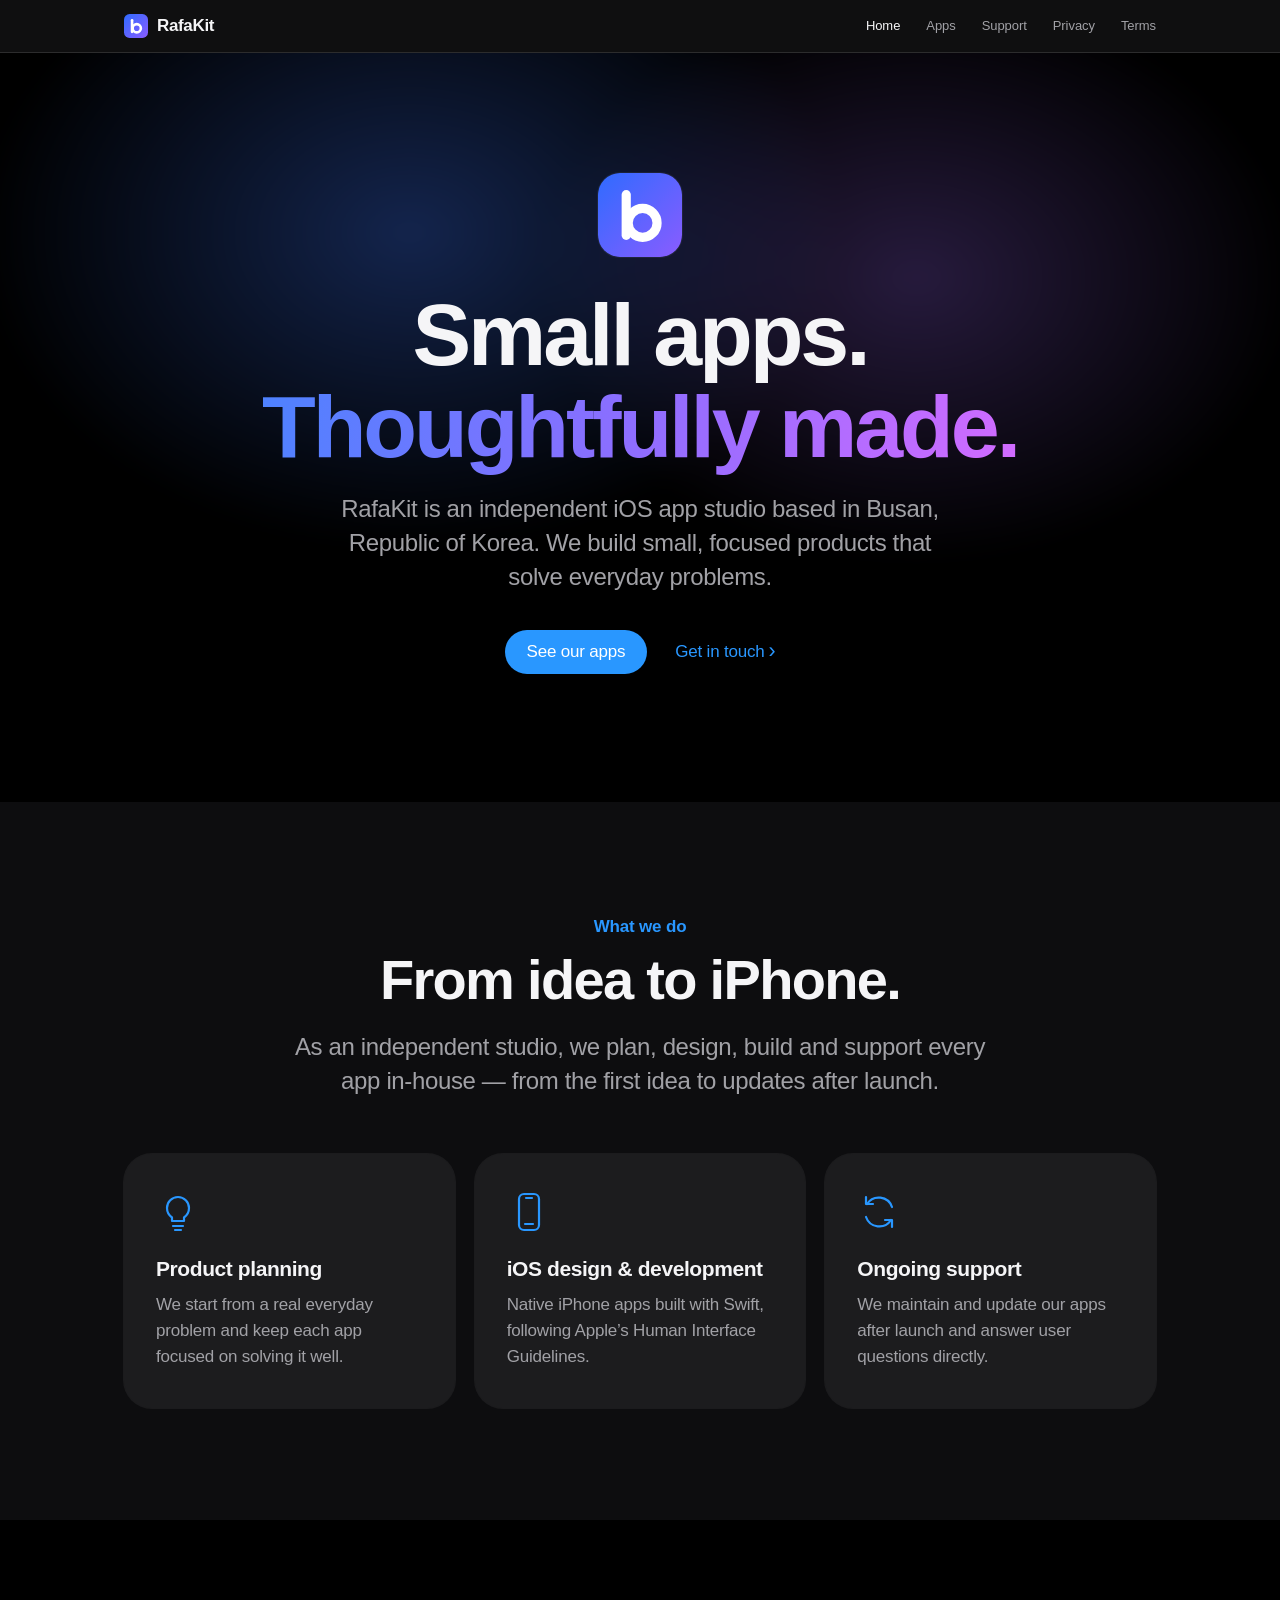
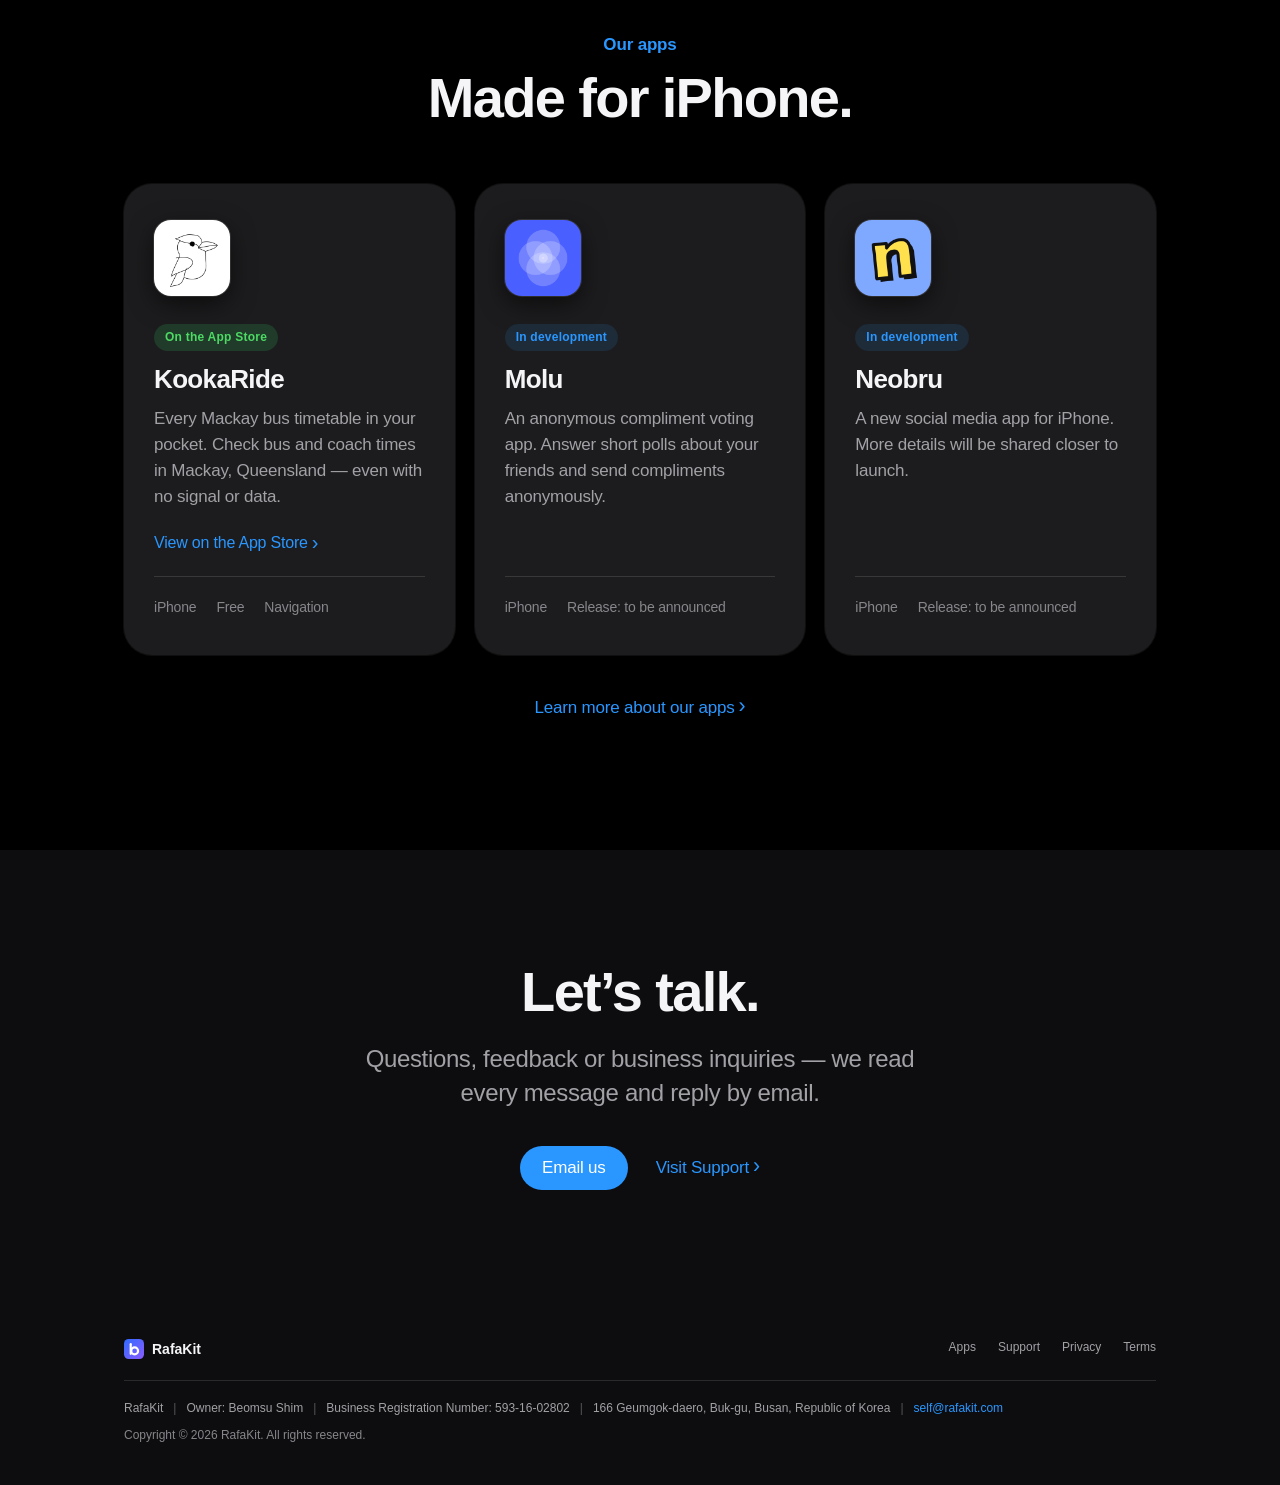
<file: index.html>
<!DOCTYPE html>
<html lang="en">
<head>
<meta charset="UTF-8">
<meta name="viewport" content="width=device-width, initial-scale=1, viewport-fit=cover">
<title>RafaKit — Independent iOS App Studio</title>
<meta name="description" content="RafaKit is an independent iOS app studio based in Busan, Republic of Korea.">
<meta name="theme-color" content="#000000">
<meta name="color-scheme" content="dark">
<link rel="icon" type="image/svg+xml" href="data:image/svg+xml,%3Csvg xmlns=%22http://www.w3.org/2000/svg%22 viewBox=%220 0 64 64%22%3E%3Cdefs%3E%3ClinearGradient id=%22g%22 x1=%220%22 y1=%220%22 x2=%221%22 y2=%221%22%3E%3Cstop offset=%220%22 stop-color=%22%232f6bff%22/%3E%3Cstop offset=%221%22 stop-color=%22%238a5cff%22/%3E%3C/linearGradient%3E%3C/defs%3E%3Crect width=%2264%22 height=%2264%22 rx=%2215%22 fill=%22url%28%23g%29%22/%3E%3Crect x=%2218%22 y=%2213%22 width=%227%22 height=%2238%22 rx=%223.5%22 fill=%22%23fff%22/%3E%3Ccircle cx=%2234%22 cy=%2238%22 r=%2211%22 fill=%22none%22 stroke=%22%23fff%22 stroke-width=%227%22/%3E%3C/svg%3E">
<link rel="apple-touch-icon" href="favicon.png">
<link rel="stylesheet" href="style.css">
</head>
<body>
<a class="skip" href="#main">Skip to content</a>
<header class="site-header">
  <div class="wrap">
    <a class="brand" href="index.html" aria-label="RafaKit home">
      <svg viewBox="0 0 64 64" aria-hidden="true">
      <defs><linearGradient id="lg-h" x1="0" y1="0" x2="1" y2="1">
        <stop offset="0" stop-color="#2f6bff"/><stop offset="1" stop-color="#8a5cff"/></linearGradient></defs>
      <rect width="64" height="64" rx="15" fill="url(#lg-h)"/>
      <rect x="18" y="13" width="7" height="38" rx="3.5" fill="#fff"/>
      <circle cx="34" cy="38" r="11" fill="none" stroke="#fff" stroke-width="7"/>
    </svg>
      <span>RafaKit</span>
    </a>
    <nav class="nav" aria-label="Main">
      <a href="index.html" class="nav-home" aria-current="page">Home</a>
      <a href="apps.html">Apps</a>
      <a href="support.html">Support</a>
      <a href="privacy.html">Privacy</a>
      <a href="terms.html">Terms</a>
    </nav>
  </div>
</header>

<main id="main">
  <section class="hero">
    <div class="wrap">
      <svg class="hero-mark reveal" viewBox="0 0 64 64" aria-hidden="true">
      <defs><linearGradient id="lg-hero" x1="0" y1="0" x2="1" y2="1">
        <stop offset="0" stop-color="#2f6bff"/><stop offset="1" stop-color="#8a5cff"/></linearGradient></defs>
      <rect width="64" height="64" rx="15" fill="url(#lg-hero)"/>
      <rect x="18" y="13" width="7" height="38" rx="3.5" fill="#fff"/>
      <circle cx="34" cy="38" r="11" fill="none" stroke="#fff" stroke-width="7"/>
    </svg>
      <h1 class="display reveal">Small apps.<br><span class="gradient-text">Thoughtfully made.</span></h1>
      <p class="subhead reveal">RafaKit is an independent iOS app studio based in Busan, Republic of Korea. We build small, focused products that solve everyday problems.</p>
      <div class="actions reveal">
        <a class="btn" href="apps.html">See our apps</a>
        <a class="more" href="support.html">Get in touch</a>
      </div>
    </div>
  </section>

  <section class="alt">
    <div class="wrap">
      <div class="section-head reveal">
        <p class="eyebrow">What we do</p>
        <h2 class="headline">From idea to iPhone.</h2>
        <p class="subhead">As an independent studio, we plan, design, build and support every app in-house &mdash; from the first idea to updates after launch.</p>
      </div>
      <div class="tiles">
        <div class="tile reveal"><svg class="icon" viewBox="0 0 44 44" fill="none" stroke="currentColor" stroke-width="2.2" stroke-linecap="round" stroke-linejoin="round" aria-hidden="true"><path d="M16 27.5c-3-2.2-5-5.7-5-9.5a11 11 0 0 1 22 0c0 3.8-2 7.3-5 9.5V31H16z"/><path d="M17 36h10M19 40h6"/></svg>
          <h3>Product planning</h3>
          <p>We start from a real everyday problem and keep each app focused on solving it well.</p>
        </div>
        <div class="tile reveal"><svg class="icon" viewBox="0 0 44 44" fill="none" stroke="currentColor" stroke-width="2.2" stroke-linecap="round" stroke-linejoin="round" aria-hidden="true"><rect x="12" y="4" width="20" height="36" rx="5"/><path d="M19 8h6"/><path d="M18 34h8"/></svg>
          <h3>iOS design &amp; development</h3>
          <p>Native iPhone apps built with Swift, following Apple&rsquo;s Human Interface Guidelines.</p>
        </div>
        <div class="tile reveal"><svg class="icon" viewBox="0 0 44 44" fill="none" stroke="currentColor" stroke-width="2.2" stroke-linecap="round" stroke-linejoin="round" aria-hidden="true"><path d="M35 17A14 14 0 0 0 10 14"/><path d="M9 7v7h7"/><path d="M9 27a14 14 0 0 0 25 3"/><path d="M35 37v-7h-7"/></svg>
          <h3>Ongoing support</h3>
          <p>We maintain and update our apps after launch and answer user questions directly.</p>
        </div>
      </div>
    </div>
  </section>

  <section>
    <div class="wrap">
      <div class="section-head reveal">
        <p class="eyebrow">Our apps</p>
        <h2 class="headline">Made for iPhone.</h2>
      </div>
      <div class="apps apps3">
      <article class="app reveal">
        <img class="app-icon" src="kookaride.png" alt="KookaRide app icon" width="76" height="76">
        <span class="badge live">On the App Store</span>
        <h3>KookaRide</h3>
        <p>Every Mackay bus timetable in your pocket. Check bus and coach times in Mackay, Queensland &mdash; even with no signal or data.</p>
        <p><a class="more" href="https://apps.apple.com/au/app/kookaride/id6785360237">View on the App Store</a></p>
        <div class="meta"><span>iPhone</span><span>Free</span><span>Navigation</span></div>
      </article>
      <article class="app reveal">
        <img class="app-icon" src="molu.png" alt="Molu app icon" width="76" height="76">
        <span class="badge">In development</span>
        <h3>Molu</h3>
        <p>An anonymous compliment voting app. Answer short polls about your friends and send compliments anonymously.</p>
        <div class="meta"><span>iPhone</span><span>Release: to be announced</span></div>
      </article>
      <article class="app reveal">
        <img class="app-icon" src="neobru.png" alt="Neobru app icon" width="76" height="76">
        <span class="badge">In development</span>
        <h3>Neobru</h3>
        <p>A new social media app for iPhone. More details will be shared closer to launch.</p>
        <div class="meta"><span>iPhone</span><span>Release: to be announced</span></div>
      </article>
      </div>
      <p class="center reveal" style="margin-top:40px"><a class="more" href="apps.html">Learn more about our apps</a></p>
    </div>
  </section>

  <section class="alt cta">
    <div class="wrap reveal">
      <h2 class="headline">Let&rsquo;s talk.</h2>
      <p class="subhead">Questions, feedback or business inquiries &mdash; we read every message and reply by email.</p>
      <div class="actions">
        <a class="btn" href="mailto:self@rafakit.com">Email us</a>
        <a class="more" href="support.html">Visit Support</a>
      </div>
    </div>
  </section>
</main>

<footer class="site-footer">
  <div class="wrap">
    <div class="footer-top">
      <div class="footer-brand"><svg viewBox="0 0 64 64" aria-hidden="true">
      <defs><linearGradient id="lg-f" x1="0" y1="0" x2="1" y2="1">
        <stop offset="0" stop-color="#2f6bff"/><stop offset="1" stop-color="#8a5cff"/></linearGradient></defs>
      <rect width="64" height="64" rx="15" fill="url(#lg-f)"/>
      <rect x="18" y="13" width="7" height="38" rx="3.5" fill="#fff"/>
      <circle cx="34" cy="38" r="11" fill="none" stroke="#fff" stroke-width="7"/>
    </svg><span>RafaKit</span></div>
      <nav class="footer-links" aria-label="Footer">
        <a href="apps.html">Apps</a>
        <a href="support.html">Support</a>
        <a href="privacy.html">Privacy</a>
        <a href="terms.html">Terms</a>
      </nav>
    </div>
    <p class="biz">
      <span>RafaKit</span>
      <span>Owner: Beomsu Shim</span>
      <span>Business Registration Number: 593-16-02802</span>
      <span>166 Geumgok-daero, Buk-gu, Busan, Republic of Korea</span>
      <span><a href="mailto:self@rafakit.com">self@rafakit.com</a></span>
    </p>
    <p class="copy">Copyright &copy; 2026 RafaKit. All rights reserved.</p>
  </div>
</footer>
<script>
(function(){
  var d=document.documentElement;d.className+=' js';
  var els=document.querySelectorAll('.reveal');
  if(!('IntersectionObserver' in window)){els.forEach(function(e){e.classList.add('in')});return;}
  var io=new IntersectionObserver(function(es){es.forEach(function(e){if(e.isIntersecting){e.target.classList.add('in');io.unobserve(e.target);}})},{rootMargin:'0px 0px -8% 0px'});
  els.forEach(function(e){io.observe(e)});
})();
</script>
</body>
</html>
</file>
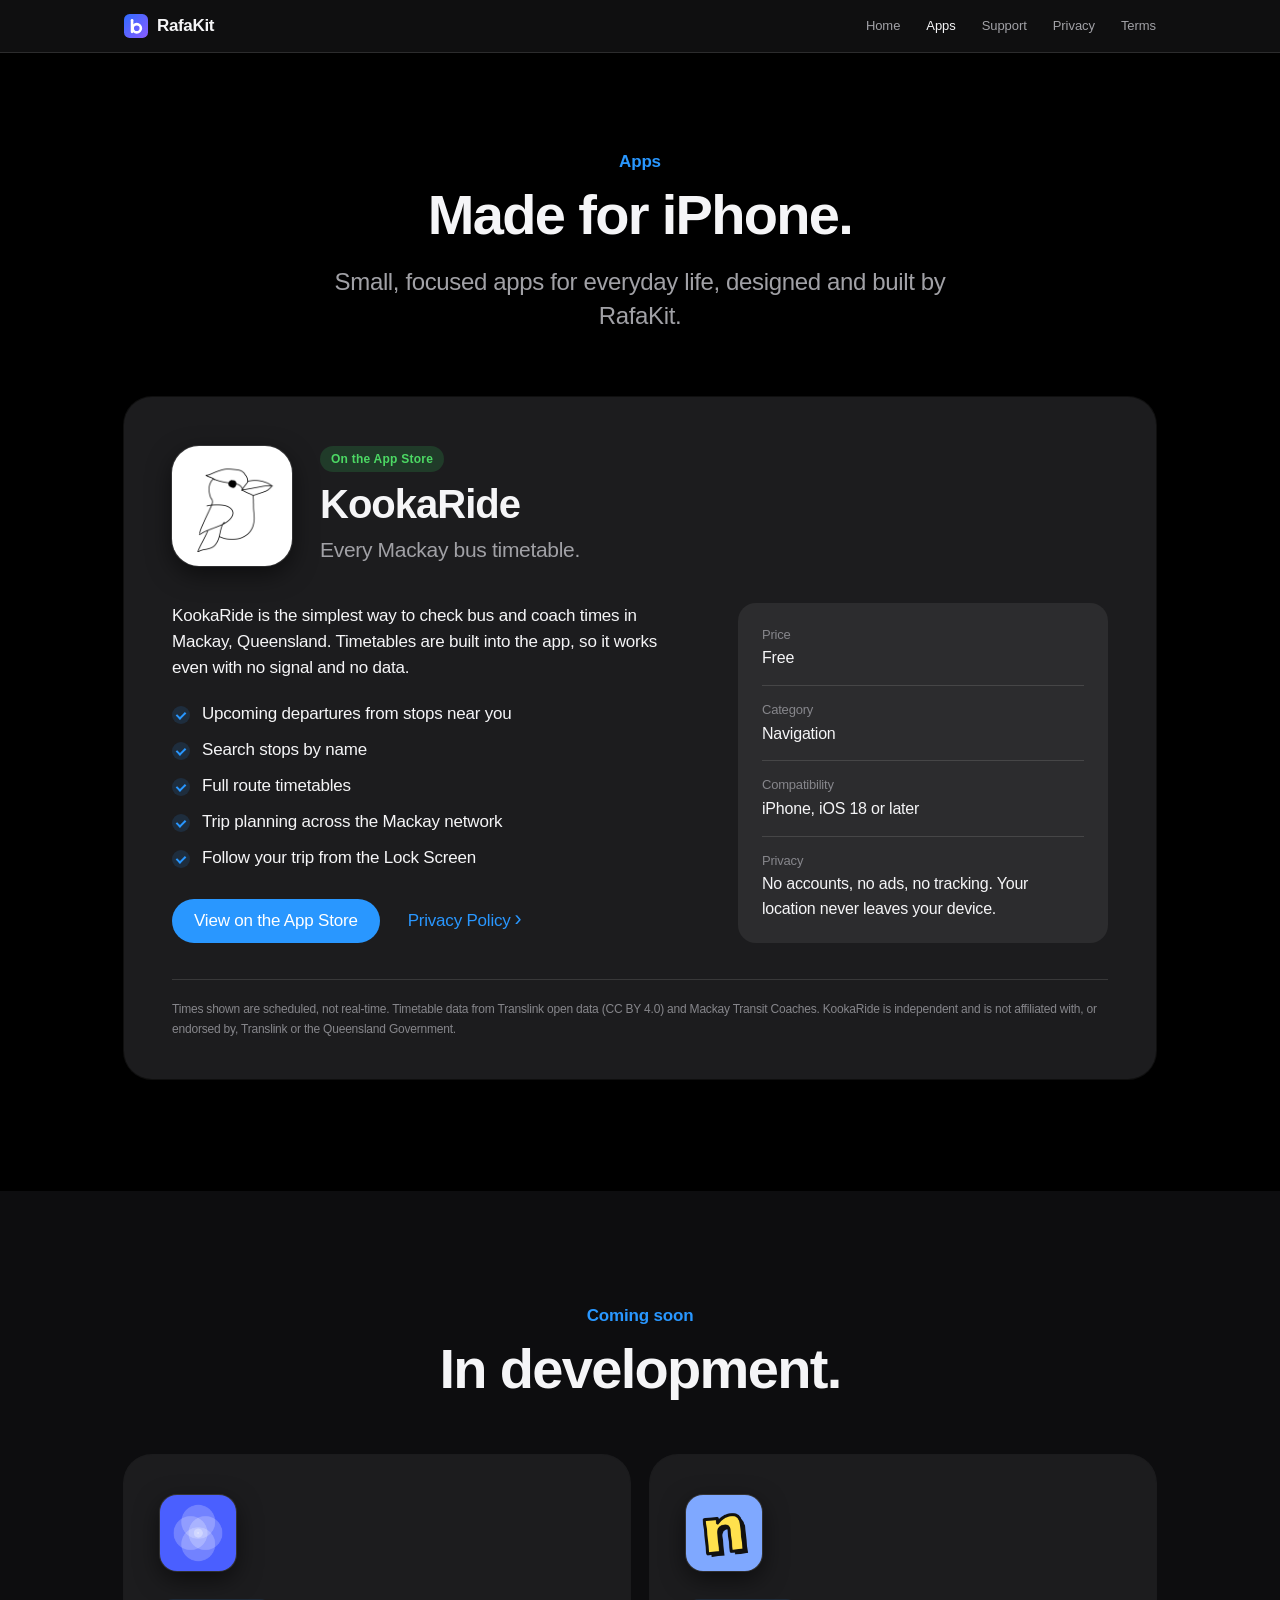
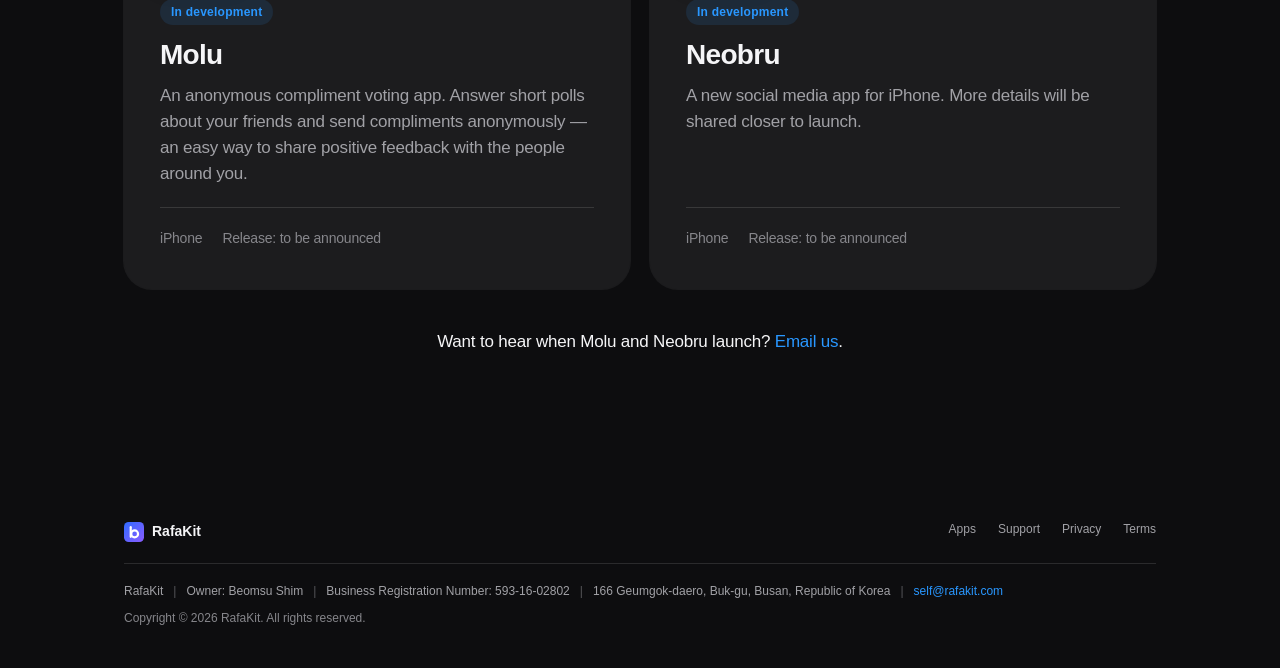
<file: apps.html>
<!DOCTYPE html>
<html lang="en">
<head>
<meta charset="UTF-8">
<meta name="viewport" content="width=device-width, initial-scale=1, viewport-fit=cover">
<title>Apps — RafaKit</title>
<meta name="description" content="KookaRide, Molu and Neobru — iPhone apps by RafaKit.">
<meta name="theme-color" content="#000000">
<meta name="color-scheme" content="dark">
<link rel="icon" type="image/svg+xml" href="data:image/svg+xml,%3Csvg xmlns=%22http://www.w3.org/2000/svg%22 viewBox=%220 0 64 64%22%3E%3Cdefs%3E%3ClinearGradient id=%22g%22 x1=%220%22 y1=%220%22 x2=%221%22 y2=%221%22%3E%3Cstop offset=%220%22 stop-color=%22%232f6bff%22/%3E%3Cstop offset=%221%22 stop-color=%22%238a5cff%22/%3E%3C/linearGradient%3E%3C/defs%3E%3Crect width=%2264%22 height=%2264%22 rx=%2215%22 fill=%22url%28%23g%29%22/%3E%3Crect x=%2218%22 y=%2213%22 width=%227%22 height=%2238%22 rx=%223.5%22 fill=%22%23fff%22/%3E%3Ccircle cx=%2234%22 cy=%2238%22 r=%2211%22 fill=%22none%22 stroke=%22%23fff%22 stroke-width=%227%22/%3E%3C/svg%3E">
<link rel="apple-touch-icon" href="favicon.png">
<link rel="stylesheet" href="style.css">
</head>
<body>
<a class="skip" href="#main">Skip to content</a>
<header class="site-header">
  <div class="wrap">
    <a class="brand" href="index.html" aria-label="RafaKit home">
      <svg viewBox="0 0 64 64" aria-hidden="true">
      <defs><linearGradient id="lg-h" x1="0" y1="0" x2="1" y2="1">
        <stop offset="0" stop-color="#2f6bff"/><stop offset="1" stop-color="#8a5cff"/></linearGradient></defs>
      <rect width="64" height="64" rx="15" fill="url(#lg-h)"/>
      <rect x="18" y="13" width="7" height="38" rx="3.5" fill="#fff"/>
      <circle cx="34" cy="38" r="11" fill="none" stroke="#fff" stroke-width="7"/>
    </svg>
      <span>RafaKit</span>
    </a>
    <nav class="nav" aria-label="Main">
      <a href="index.html" class="nav-home">Home</a>
      <a href="apps.html" aria-current="page">Apps</a>
      <a href="support.html">Support</a>
      <a href="privacy.html">Privacy</a>
      <a href="terms.html">Terms</a>
    </nav>
  </div>
</header>

<main id="main">
  <div class="page-intro">
    <div class="wrap">
      <p class="eyebrow reveal">Apps</p>
      <h1 class="headline reveal">Made for iPhone.</h1>
      <p class="subhead reveal">Small, focused apps for everyday life, designed and built by RafaKit.</p>
    </div>
  </div>

  <section style="padding-top:0">
    <div class="wrap">
      <article class="feature reveal">
        <div class="feature-head">
          <img class="app-icon app-icon-lg" src="kookaride.png" alt="KookaRide app icon" width="120" height="120">
          <div>
            <span class="badge live">On the App Store</span>
            <h2 class="title">KookaRide</h2>
            <p class="feature-sub">Every Mackay bus timetable.</p>
          </div>
        </div>
        <div class="feature-body">
          <div>
            <p>KookaRide is the simplest way to check bus and coach times in Mackay, Queensland.
            Timetables are built into the app, so it works even with no signal and no data.</p>
            <ul class="checklist">
              <li>Upcoming departures from stops near you</li>
              <li>Search stops by name</li>
              <li>Full route timetables</li>
              <li>Trip planning across the Mackay network</li>
              <li>Follow your trip from the Lock Screen</li>
            </ul>
            <div class="actions left">
              <a class="btn" href="https://apps.apple.com/au/app/kookaride/id6785360237">View on the App Store</a>
              <a class="more" href="https://devrafa.notion.site/kookaride-privacy-policy">Privacy Policy</a>
            </div>
          </div>
          <dl class="facts">
            <div><dt>Price</dt><dd>Free</dd></div>
            <div><dt>Category</dt><dd>Navigation</dd></div>
            <div><dt>Compatibility</dt><dd>iPhone, iOS 18 or later</dd></div>
            <div><dt>Privacy</dt><dd>No accounts, no ads, no tracking. Your location never leaves your device.</dd></div>
          </dl>
        </div>
        <p class="fineprint">Times shown are scheduled, not real-time. Timetable data from Translink open data (CC BY 4.0) and Mackay Transit Coaches.
        KookaRide is independent and is not affiliated with, or endorsed by, Translink or the Queensland Government.</p>
      </article>
    </div>
  </section>

  <section class="alt">
    <div class="wrap">
      <div class="section-head reveal">
        <p class="eyebrow">Coming soon</p>
        <h2 class="headline">In development.</h2>
      </div>
      <div class="apps">
      <article class="app reveal">
        <img class="app-icon" src="molu.png" alt="Molu app icon" width="76" height="76">
        <span class="badge">In development</span>
        <h3>Molu</h3>
        <p>An anonymous compliment voting app. Answer short polls about your friends and send compliments anonymously &mdash; an easy way to share positive feedback with the people around you.</p>
        <div class="meta"><span>iPhone</span><span>Release: to be announced</span></div>
      </article>
      <article class="app reveal">
        <img class="app-icon" src="neobru.png" alt="Neobru app icon" width="76" height="76">
        <span class="badge">In development</span>
        <h3>Neobru</h3>
        <p>A new social media app for iPhone. More details will be shared closer to launch.</p>
        <div class="meta"><span>iPhone</span><span>Release: to be announced</span></div>
      </article>
      </div>
      <p class="center reveal" style="margin-top:40px">Want to hear when Molu and Neobru launch? <a href="mailto:self@rafakit.com?subject=Launch%20updates">Email us</a>.</p>
    </div>
  </section>
</main>

<footer class="site-footer">
  <div class="wrap">
    <div class="footer-top">
      <div class="footer-brand"><svg viewBox="0 0 64 64" aria-hidden="true">
      <defs><linearGradient id="lg-f" x1="0" y1="0" x2="1" y2="1">
        <stop offset="0" stop-color="#2f6bff"/><stop offset="1" stop-color="#8a5cff"/></linearGradient></defs>
      <rect width="64" height="64" rx="15" fill="url(#lg-f)"/>
      <rect x="18" y="13" width="7" height="38" rx="3.5" fill="#fff"/>
      <circle cx="34" cy="38" r="11" fill="none" stroke="#fff" stroke-width="7"/>
    </svg><span>RafaKit</span></div>
      <nav class="footer-links" aria-label="Footer">
        <a href="apps.html">Apps</a>
        <a href="support.html">Support</a>
        <a href="privacy.html">Privacy</a>
        <a href="terms.html">Terms</a>
      </nav>
    </div>
    <p class="biz">
      <span>RafaKit</span>
      <span>Owner: Beomsu Shim</span>
      <span>Business Registration Number: 593-16-02802</span>
      <span>166 Geumgok-daero, Buk-gu, Busan, Republic of Korea</span>
      <span><a href="mailto:self@rafakit.com">self@rafakit.com</a></span>
    </p>
    <p class="copy">Copyright &copy; 2026 RafaKit. All rights reserved.</p>
  </div>
</footer>
<script>
(function(){
  var d=document.documentElement;d.className+=' js';
  var els=document.querySelectorAll('.reveal');
  if(!('IntersectionObserver' in window)){els.forEach(function(e){e.classList.add('in')});return;}
  var io=new IntersectionObserver(function(es){es.forEach(function(e){if(e.isIntersecting){e.target.classList.add('in');io.unobserve(e.target);}})},{rootMargin:'0px 0px -8% 0px'});
  els.forEach(function(e){io.observe(e)});
})();
</script>
</body>
</html>
</file>
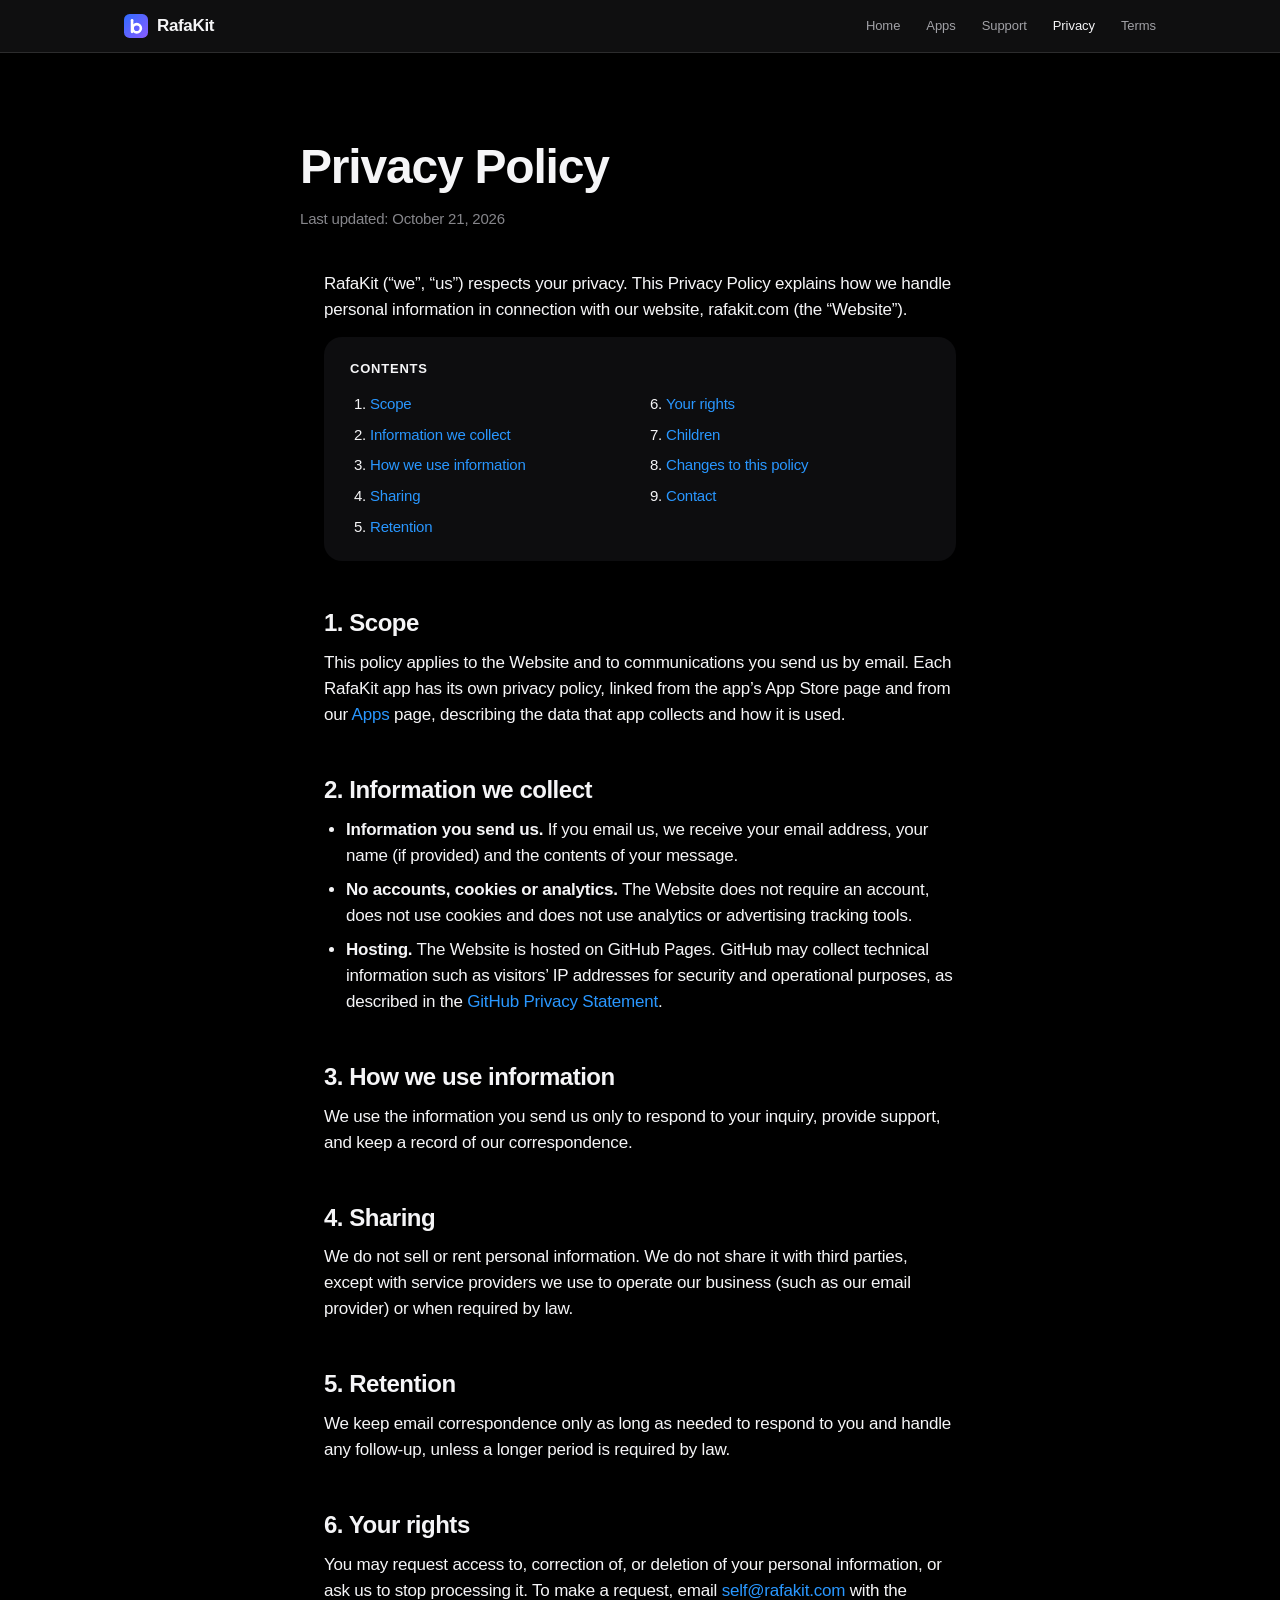
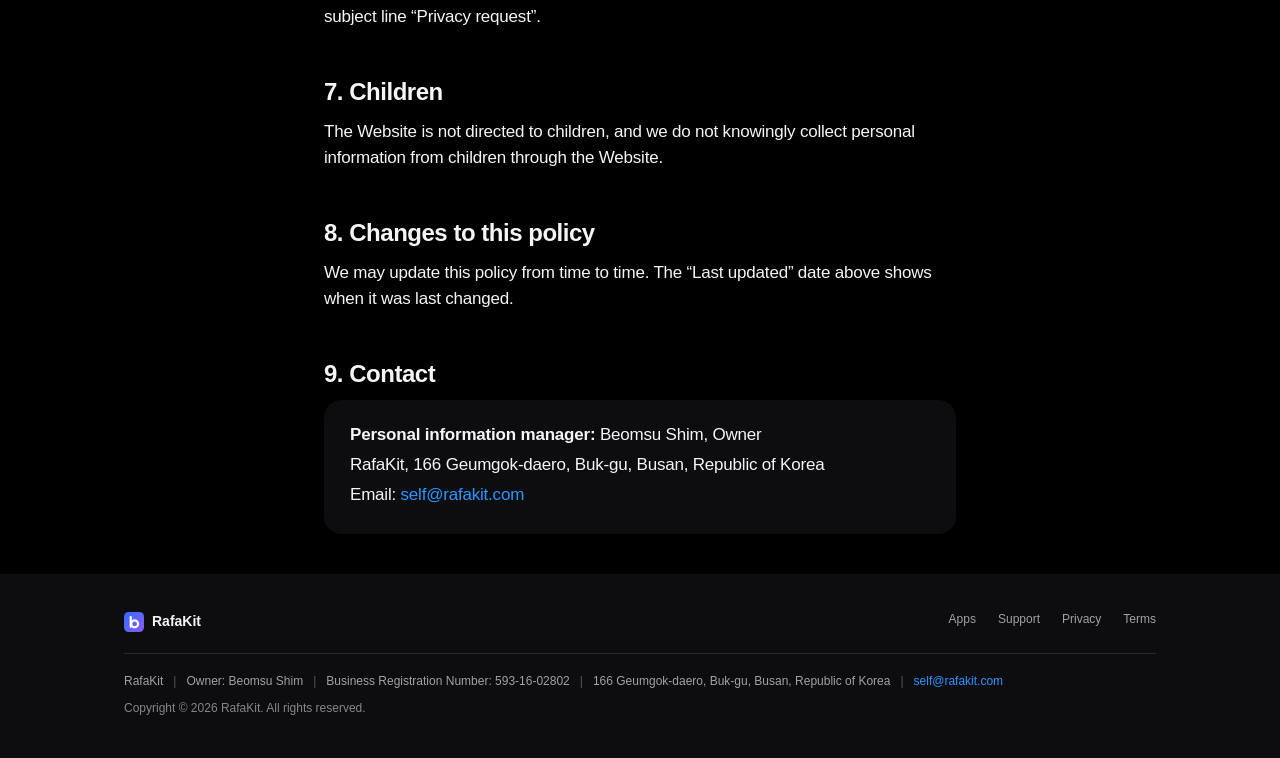
<file: privacy.html>
<!DOCTYPE html>
<html lang="en">
<head>
<meta charset="UTF-8">
<meta name="viewport" content="width=device-width, initial-scale=1, viewport-fit=cover">
<title>Privacy Policy — RafaKit</title>
<meta name="description" content="Privacy Policy for the RafaKit website.">
<meta name="theme-color" content="#000000">
<meta name="color-scheme" content="dark">
<link rel="icon" type="image/svg+xml" href="data:image/svg+xml,%3Csvg xmlns=%22http://www.w3.org/2000/svg%22 viewBox=%220 0 64 64%22%3E%3Cdefs%3E%3ClinearGradient id=%22g%22 x1=%220%22 y1=%220%22 x2=%221%22 y2=%221%22%3E%3Cstop offset=%220%22 stop-color=%22%232f6bff%22/%3E%3Cstop offset=%221%22 stop-color=%22%238a5cff%22/%3E%3C/linearGradient%3E%3C/defs%3E%3Crect width=%2264%22 height=%2264%22 rx=%2215%22 fill=%22url%28%23g%29%22/%3E%3Crect x=%2218%22 y=%2213%22 width=%227%22 height=%2238%22 rx=%223.5%22 fill=%22%23fff%22/%3E%3Ccircle cx=%2234%22 cy=%2238%22 r=%2211%22 fill=%22none%22 stroke=%22%23fff%22 stroke-width=%227%22/%3E%3C/svg%3E">
<link rel="apple-touch-icon" href="favicon.png">
<link rel="stylesheet" href="style.css">
</head>
<body>
<a class="skip" href="#main">Skip to content</a>
<header class="site-header">
  <div class="wrap">
    <a class="brand" href="index.html" aria-label="RafaKit home">
      <svg viewBox="0 0 64 64" aria-hidden="true">
      <defs><linearGradient id="lg-h" x1="0" y1="0" x2="1" y2="1">
        <stop offset="0" stop-color="#2f6bff"/><stop offset="1" stop-color="#8a5cff"/></linearGradient></defs>
      <rect width="64" height="64" rx="15" fill="url(#lg-h)"/>
      <rect x="18" y="13" width="7" height="38" rx="3.5" fill="#fff"/>
      <circle cx="34" cy="38" r="11" fill="none" stroke="#fff" stroke-width="7"/>
    </svg>
      <span>RafaKit</span>
    </a>
    <nav class="nav" aria-label="Main">
      <a href="index.html" class="nav-home">Home</a>
      <a href="apps.html">Apps</a>
      <a href="support.html">Support</a>
      <a href="privacy.html" aria-current="page">Privacy</a>
      <a href="terms.html">Terms</a>
    </nav>
  </div>
</header>

<main id="main">
  <div class="read legal-head">
    <h1 class="title">Privacy Policy</h1>
    <p class="updated">Last updated: October 21, 2026</p>
  </div>
  <div class="read prose">
    <p>RafaKit (&ldquo;we&rdquo;, &ldquo;us&rdquo;) respects your privacy. This Privacy Policy explains
    how we handle personal information in connection with our website, rafakit.com (the &ldquo;Website&rdquo;).</p>
    <nav class="toc" aria-label="Contents">
      <p>Contents</p>
      <ol>
          <li><a href="#s1">Scope</a></li>
          <li><a href="#s2">Information we collect</a></li>
          <li><a href="#s3">How we use information</a></li>
          <li><a href="#s4">Sharing</a></li>
          <li><a href="#s5">Retention</a></li>
          <li><a href="#s6">Your rights</a></li>
          <li><a href="#s7">Children</a></li>
          <li><a href="#s8">Changes to this policy</a></li>
          <li><a href="#s9">Contact</a></li>
      </ol>
    </nav>
    <h2 id="s1">1. Scope</h2>
    <p>This policy applies to the Website and to communications you send us by email.
    Each RafaKit app has its own privacy policy, linked from the app&rsquo;s App Store page
    and from our <a href="apps.html">Apps</a> page, describing the data that app collects and how it is used.</p>
    <h2 id="s2">2. Information we collect</h2>
    <ul>
      <li><strong>Information you send us.</strong> If you email us, we receive your email address,
      your name (if provided) and the contents of your message.</li>
      <li><strong>No accounts, cookies or analytics.</strong> The Website does not require an account,
      does not use cookies and does not use analytics or advertising tracking tools.</li>
      <li><strong>Hosting.</strong> The Website is hosted on GitHub Pages. GitHub may collect technical
      information such as visitors&rsquo; IP addresses for security and operational purposes, as described in the
      <a href="https://docs.github.com/site-policy/privacy-policies/github-general-privacy-statement">GitHub Privacy Statement</a>.</li>
    </ul>
    <h2 id="s3">3. How we use information</h2>
    <p>We use the information you send us only to respond to your inquiry, provide support,
    and keep a record of our correspondence.</p>
    <h2 id="s4">4. Sharing</h2>
    <p>We do not sell or rent personal information. We do not share it with third parties,
    except with service providers we use to operate our business (such as our email provider)
    or when required by law.</p>
    <h2 id="s5">5. Retention</h2>
    <p>We keep email correspondence only as long as needed to respond to you and handle any follow-up,
    unless a longer period is required by law.</p>
    <h2 id="s6">6. Your rights</h2>
    <p>You may request access to, correction of, or deletion of your personal information,
    or ask us to stop processing it. To make a request, email
    <a href="mailto:self@rafakit.com">self@rafakit.com</a> with the subject line &ldquo;Privacy request&rdquo;.</p>
    <h2 id="s7">7. Children</h2>
    <p>The Website is not directed to children, and we do not knowingly collect personal
    information from children through the Website.</p>
    <h2 id="s8">8. Changes to this policy</h2>
    <p>We may update this policy from time to time. The &ldquo;Last updated&rdquo; date above shows when it
    was last changed.</p>
    <h2 id="s9">9. Contact</h2>
    <div class="contact-card">
      <p><strong>Personal information manager:</strong> Beomsu Shim, Owner</p>
      <p>RafaKit, 166 Geumgok-daero, Buk-gu, Busan, Republic of Korea</p>
      <p>Email: <a href="mailto:self@rafakit.com">self@rafakit.com</a></p>
    </div>

  </div>
</main>

<footer class="site-footer">
  <div class="wrap">
    <div class="footer-top">
      <div class="footer-brand"><svg viewBox="0 0 64 64" aria-hidden="true">
      <defs><linearGradient id="lg-f" x1="0" y1="0" x2="1" y2="1">
        <stop offset="0" stop-color="#2f6bff"/><stop offset="1" stop-color="#8a5cff"/></linearGradient></defs>
      <rect width="64" height="64" rx="15" fill="url(#lg-f)"/>
      <rect x="18" y="13" width="7" height="38" rx="3.5" fill="#fff"/>
      <circle cx="34" cy="38" r="11" fill="none" stroke="#fff" stroke-width="7"/>
    </svg><span>RafaKit</span></div>
      <nav class="footer-links" aria-label="Footer">
        <a href="apps.html">Apps</a>
        <a href="support.html">Support</a>
        <a href="privacy.html">Privacy</a>
        <a href="terms.html">Terms</a>
      </nav>
    </div>
    <p class="biz">
      <span>RafaKit</span>
      <span>Owner: Beomsu Shim</span>
      <span>Business Registration Number: 593-16-02802</span>
      <span>166 Geumgok-daero, Buk-gu, Busan, Republic of Korea</span>
      <span><a href="mailto:self@rafakit.com">self@rafakit.com</a></span>
    </p>
    <p class="copy">Copyright &copy; 2026 RafaKit. All rights reserved.</p>
  </div>
</footer>
<script>
(function(){
  var d=document.documentElement;d.className+=' js';
  var els=document.querySelectorAll('.reveal');
  if(!('IntersectionObserver' in window)){els.forEach(function(e){e.classList.add('in')});return;}
  var io=new IntersectionObserver(function(es){es.forEach(function(e){if(e.isIntersecting){e.target.classList.add('in');io.unobserve(e.target);}})},{rootMargin:'0px 0px -8% 0px'});
  els.forEach(function(e){io.observe(e)});
})();
</script>
</body>
</html>
</file>
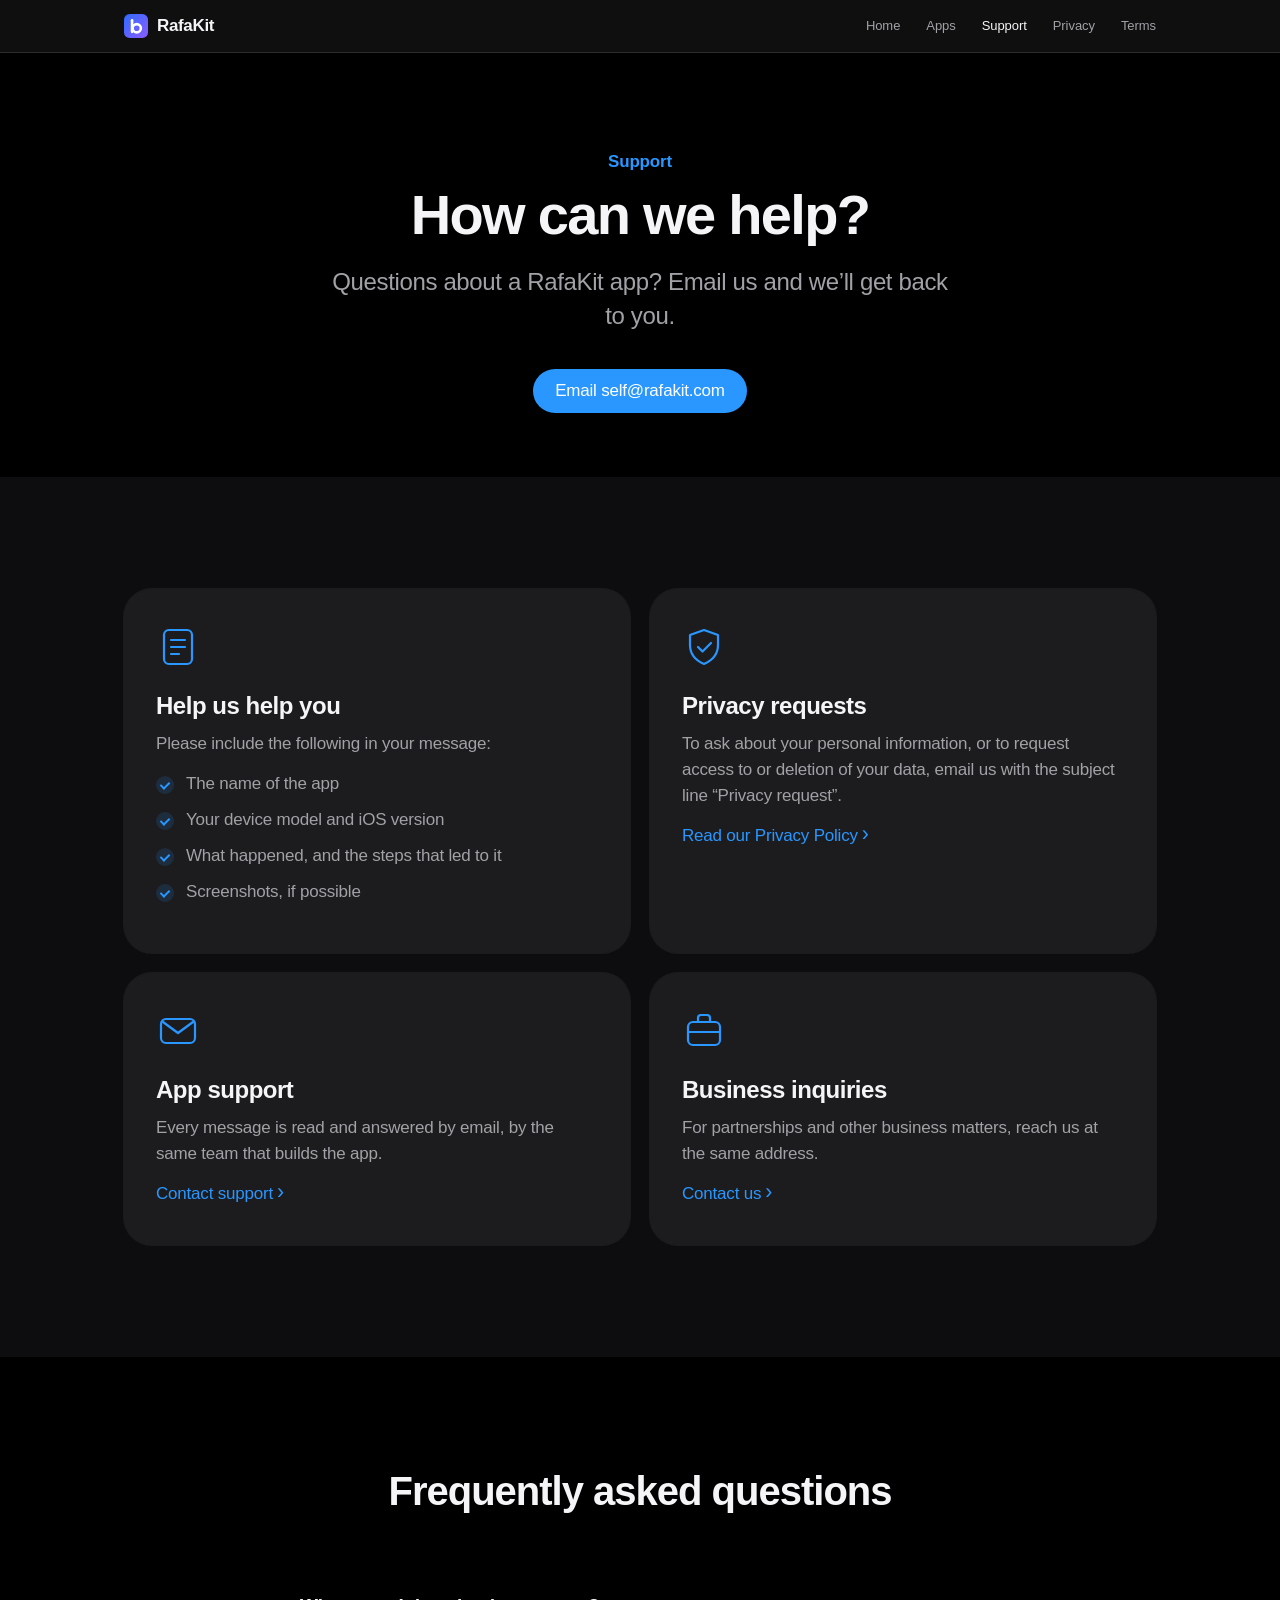
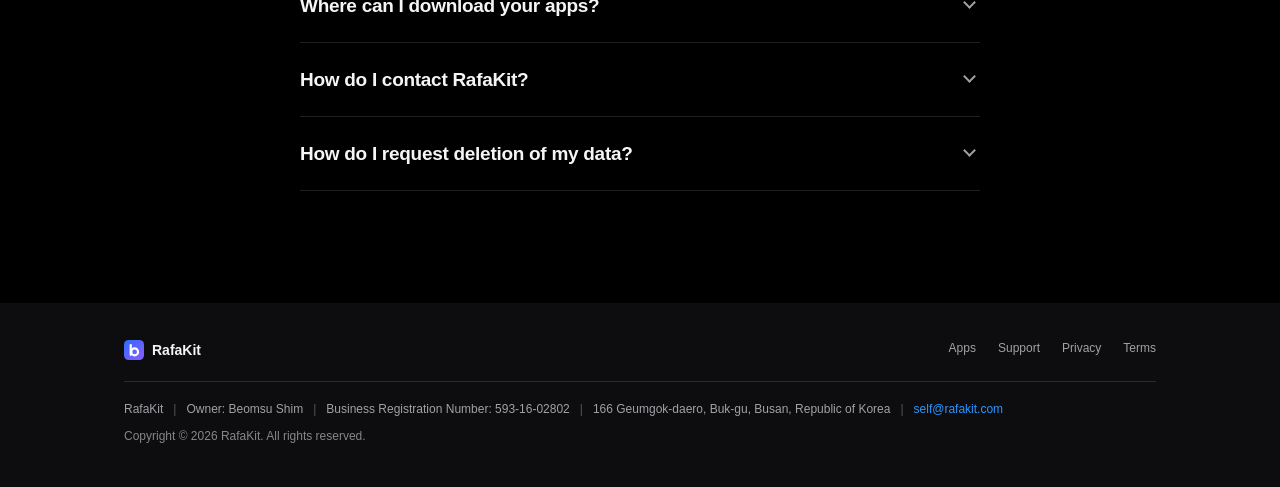
<file: support.html>
<!DOCTYPE html>
<html lang="en">
<head>
<meta charset="UTF-8">
<meta name="viewport" content="width=device-width, initial-scale=1, viewport-fit=cover">
<title>Support — RafaKit</title>
<meta name="description" content="Get help with RafaKit apps.">
<meta name="theme-color" content="#000000">
<meta name="color-scheme" content="dark">
<link rel="icon" type="image/svg+xml" href="data:image/svg+xml,%3Csvg xmlns=%22http://www.w3.org/2000/svg%22 viewBox=%220 0 64 64%22%3E%3Cdefs%3E%3ClinearGradient id=%22g%22 x1=%220%22 y1=%220%22 x2=%221%22 y2=%221%22%3E%3Cstop offset=%220%22 stop-color=%22%232f6bff%22/%3E%3Cstop offset=%221%22 stop-color=%22%238a5cff%22/%3E%3C/linearGradient%3E%3C/defs%3E%3Crect width=%2264%22 height=%2264%22 rx=%2215%22 fill=%22url%28%23g%29%22/%3E%3Crect x=%2218%22 y=%2213%22 width=%227%22 height=%2238%22 rx=%223.5%22 fill=%22%23fff%22/%3E%3Ccircle cx=%2234%22 cy=%2238%22 r=%2211%22 fill=%22none%22 stroke=%22%23fff%22 stroke-width=%227%22/%3E%3C/svg%3E">
<link rel="apple-touch-icon" href="favicon.png">
<link rel="stylesheet" href="style.css">
</head>
<body>
<a class="skip" href="#main">Skip to content</a>
<header class="site-header">
  <div class="wrap">
    <a class="brand" href="index.html" aria-label="RafaKit home">
      <svg viewBox="0 0 64 64" aria-hidden="true">
      <defs><linearGradient id="lg-h" x1="0" y1="0" x2="1" y2="1">
        <stop offset="0" stop-color="#2f6bff"/><stop offset="1" stop-color="#8a5cff"/></linearGradient></defs>
      <rect width="64" height="64" rx="15" fill="url(#lg-h)"/>
      <rect x="18" y="13" width="7" height="38" rx="3.5" fill="#fff"/>
      <circle cx="34" cy="38" r="11" fill="none" stroke="#fff" stroke-width="7"/>
    </svg>
      <span>RafaKit</span>
    </a>
    <nav class="nav" aria-label="Main">
      <a href="index.html" class="nav-home">Home</a>
      <a href="apps.html">Apps</a>
      <a href="support.html" aria-current="page">Support</a>
      <a href="privacy.html">Privacy</a>
      <a href="terms.html">Terms</a>
    </nav>
  </div>
</header>

<main id="main">
  <div class="page-intro">
    <div class="wrap">
      <p class="eyebrow reveal">Support</p>
      <h1 class="headline reveal">How can we help?</h1>
      <p class="subhead reveal">Questions about a RafaKit app? Email us and we&rsquo;ll get back to you.</p>
      <div class="actions reveal"><a class="btn" href="mailto:self@rafakit.com">Email self@rafakit.com</a></div>
    </div>
  </div>

  <section class="alt">
    <div class="wrap">
      <div class="support-grid">
        <div class="tile reveal"><svg class="icon" viewBox="0 0 44 44" fill="none" stroke="currentColor" stroke-width="2.2" stroke-linecap="round" stroke-linejoin="round" aria-hidden="true"><rect x="8" y="5" width="28" height="34" rx="5"/><path d="M15 15h14M15 22h14M15 29h8"/></svg>
          <h3>Help us help you</h3>
          <p style="margin-bottom:14px">Please include the following in your message:</p>
          <ul class="checklist">
            <li>The name of the app</li>
            <li>Your device model and iOS version</li>
            <li>What happened, and the steps that led to it</li>
            <li>Screenshots, if possible</li>
          </ul>
        </div>
        <div class="tile reveal"><svg class="icon" viewBox="0 0 44 44" fill="none" stroke="currentColor" stroke-width="2.2" stroke-linecap="round" stroke-linejoin="round" aria-hidden="true"><path d="M22 5l14 5v10c0 9-6 15.5-14 19-8-3.5-14-10-14-19V10z"/><path d="M16 22l4.5 4.5L29 18"/></svg>
          <h3>Privacy requests</h3>
          <p>To ask about your personal information, or to request access to or deletion of your data, email us with the subject line &ldquo;Privacy request&rdquo;.</p>
          <p style="margin-top:14px"><a class="more" href="privacy.html">Read our Privacy Policy</a></p>
        </div>
        <div class="tile reveal"><svg class="icon" viewBox="0 0 44 44" fill="none" stroke="currentColor" stroke-width="2.2" stroke-linecap="round" stroke-linejoin="round" aria-hidden="true"><rect x="5" y="10" width="34" height="24" rx="5"/><path d="M7 13l15 11 15-11"/></svg>
          <h3>App support</h3>
          <p>Every message is read and answered by email, by the same team that builds the app.</p>
          <p style="margin-top:14px"><a class="more" href="mailto:self@rafakit.com?subject=App%20support">Contact support</a></p>
        </div>
        <div class="tile reveal"><svg class="icon" viewBox="0 0 44 44" fill="none" stroke="currentColor" stroke-width="2.2" stroke-linecap="round" stroke-linejoin="round" aria-hidden="true"><rect x="6" y="13" width="32" height="23" rx="5"/><path d="M16 13V9a3 3 0 0 1 3-3h6a3 3 0 0 1 3 3v4M6 23h32"/></svg>
          <h3>Business inquiries</h3>
          <p>For partnerships and other business matters, reach us at the same address.</p>
          <p style="margin-top:14px"><a class="more" href="mailto:self@rafakit.com?subject=Business%20inquiry">Contact us</a></p>
        </div>
      </div>
    </div>
  </section>

  <section>
    <div class="wrap">
      <div class="section-head reveal"><h2 class="title">Frequently asked questions</h2></div>
      <div class="faq reveal">
        <details>
          <summary>Where can I download your apps?</summary>
          <p>KookaRide is available on the <a href="https://apps.apple.com/au/app/kookaride/id6785360237">App Store</a>. Molu and Neobru are currently in development. See the <a href="apps.html">Apps</a> page for the latest status.</p>
        </details>
        <details>
          <summary>How do I contact RafaKit?</summary>
          <p>Email <a href="mailto:self@rafakit.com">self@rafakit.com</a>. We reply to every message by email.</p>
        </details>
        <details>
          <summary>How do I request deletion of my data?</summary>
          <p>Email us with the subject line &ldquo;Privacy request&rdquo; and tell us what you&rsquo;d like us to do. See our <a href="privacy.html">Privacy Policy</a> for details.</p>
        </details>
      </div>
    </div>
  </section>
</main>

<footer class="site-footer">
  <div class="wrap">
    <div class="footer-top">
      <div class="footer-brand"><svg viewBox="0 0 64 64" aria-hidden="true">
      <defs><linearGradient id="lg-f" x1="0" y1="0" x2="1" y2="1">
        <stop offset="0" stop-color="#2f6bff"/><stop offset="1" stop-color="#8a5cff"/></linearGradient></defs>
      <rect width="64" height="64" rx="15" fill="url(#lg-f)"/>
      <rect x="18" y="13" width="7" height="38" rx="3.5" fill="#fff"/>
      <circle cx="34" cy="38" r="11" fill="none" stroke="#fff" stroke-width="7"/>
    </svg><span>RafaKit</span></div>
      <nav class="footer-links" aria-label="Footer">
        <a href="apps.html">Apps</a>
        <a href="support.html">Support</a>
        <a href="privacy.html">Privacy</a>
        <a href="terms.html">Terms</a>
      </nav>
    </div>
    <p class="biz">
      <span>RafaKit</span>
      <span>Owner: Beomsu Shim</span>
      <span>Business Registration Number: 593-16-02802</span>
      <span>166 Geumgok-daero, Buk-gu, Busan, Republic of Korea</span>
      <span><a href="mailto:self@rafakit.com">self@rafakit.com</a></span>
    </p>
    <p class="copy">Copyright &copy; 2026 RafaKit. All rights reserved.</p>
  </div>
</footer>
<script>
(function(){
  var d=document.documentElement;d.className+=' js';
  var els=document.querySelectorAll('.reveal');
  if(!('IntersectionObserver' in window)){els.forEach(function(e){e.classList.add('in')});return;}
  var io=new IntersectionObserver(function(es){es.forEach(function(e){if(e.isIntersecting){e.target.classList.add('in');io.unobserve(e.target);}})},{rootMargin:'0px 0px -8% 0px'});
  els.forEach(function(e){io.observe(e)});
})();
</script>
</body>
</html>
</file>
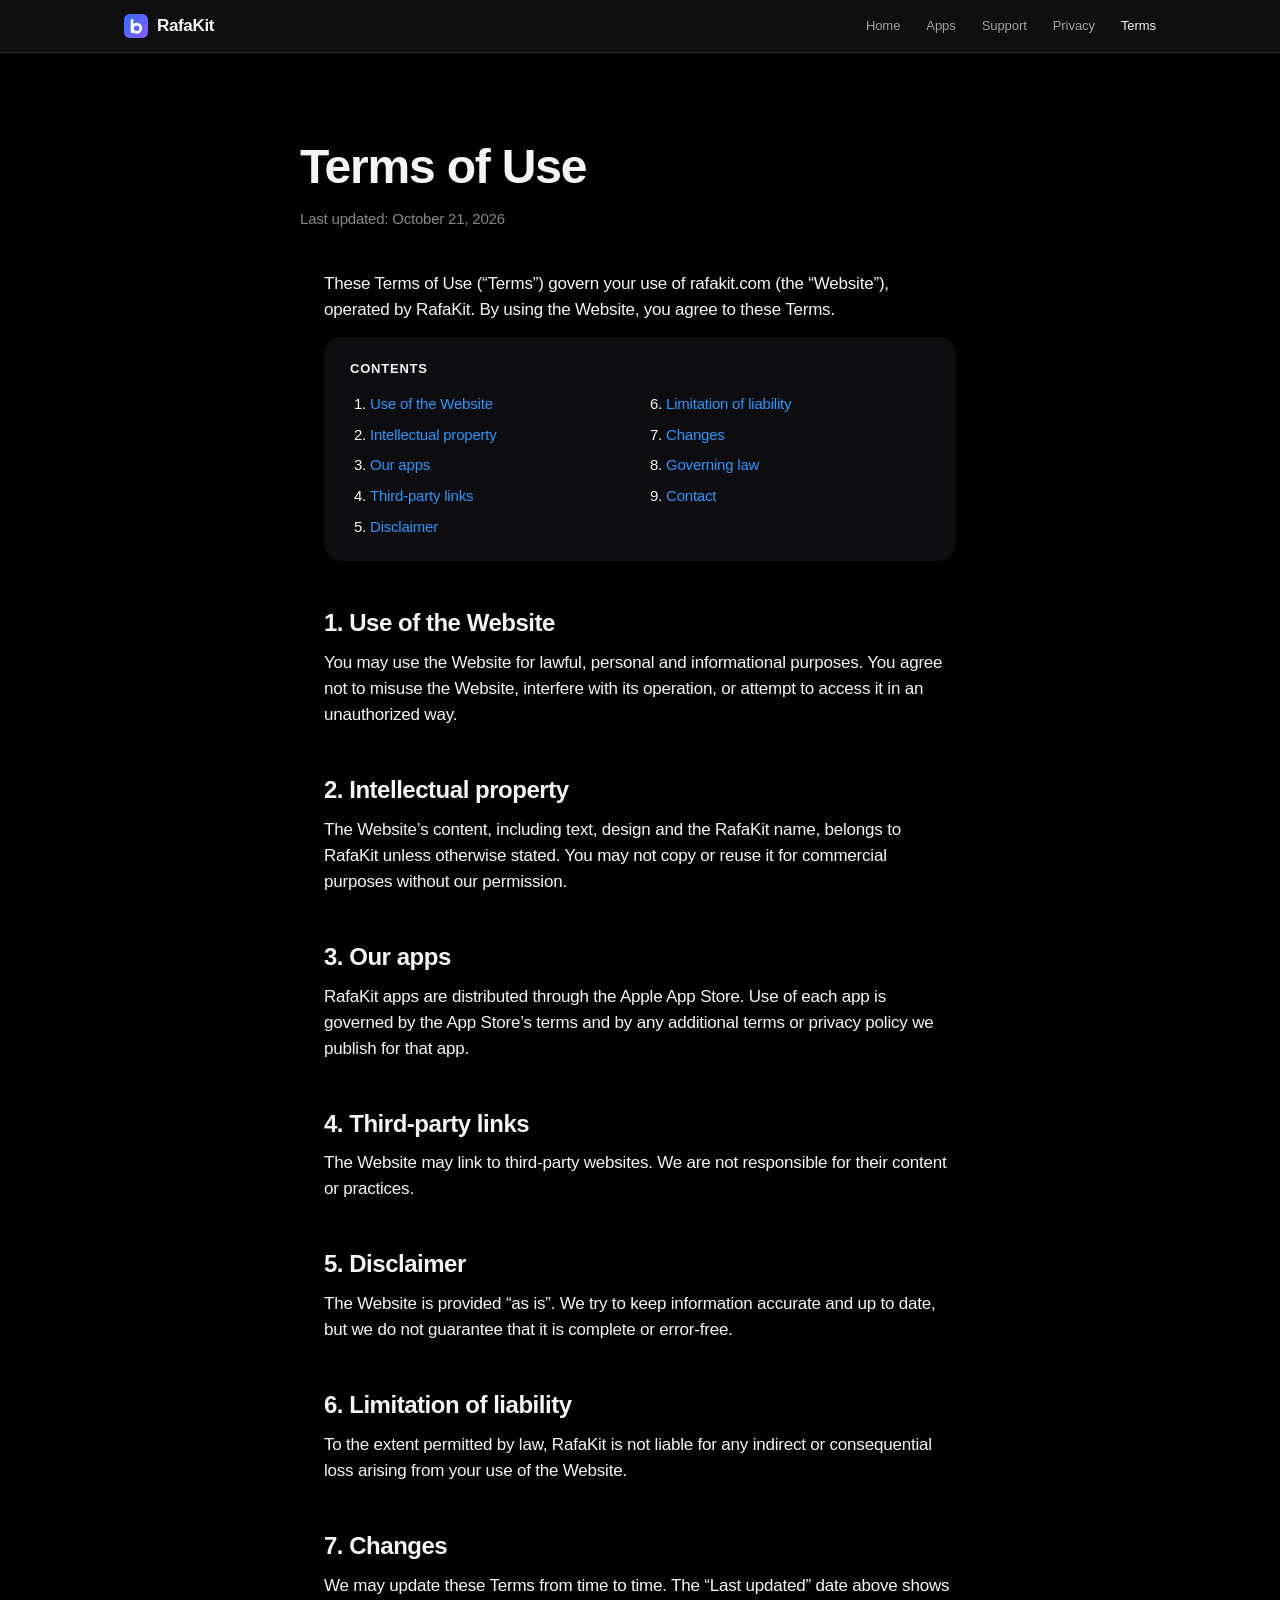
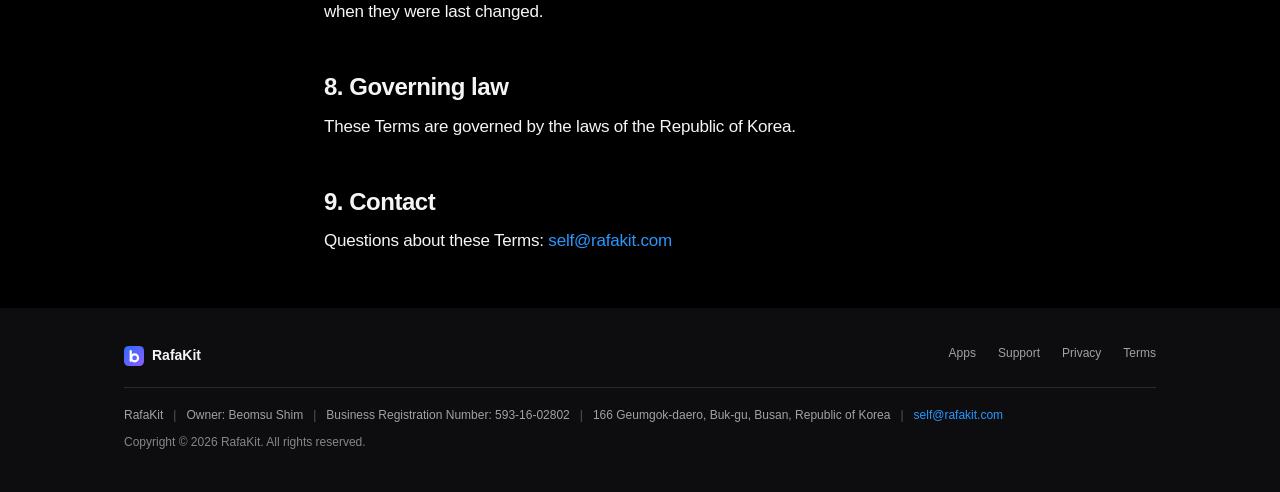
<file: terms.html>
<!DOCTYPE html>
<html lang="en">
<head>
<meta charset="UTF-8">
<meta name="viewport" content="width=device-width, initial-scale=1, viewport-fit=cover">
<title>Terms of Use — RafaKit</title>
<meta name="description" content="Terms of Use for the RafaKit website.">
<meta name="theme-color" content="#000000">
<meta name="color-scheme" content="dark">
<link rel="icon" type="image/svg+xml" href="data:image/svg+xml,%3Csvg xmlns=%22http://www.w3.org/2000/svg%22 viewBox=%220 0 64 64%22%3E%3Cdefs%3E%3ClinearGradient id=%22g%22 x1=%220%22 y1=%220%22 x2=%221%22 y2=%221%22%3E%3Cstop offset=%220%22 stop-color=%22%232f6bff%22/%3E%3Cstop offset=%221%22 stop-color=%22%238a5cff%22/%3E%3C/linearGradient%3E%3C/defs%3E%3Crect width=%2264%22 height=%2264%22 rx=%2215%22 fill=%22url%28%23g%29%22/%3E%3Crect x=%2218%22 y=%2213%22 width=%227%22 height=%2238%22 rx=%223.5%22 fill=%22%23fff%22/%3E%3Ccircle cx=%2234%22 cy=%2238%22 r=%2211%22 fill=%22none%22 stroke=%22%23fff%22 stroke-width=%227%22/%3E%3C/svg%3E">
<link rel="apple-touch-icon" href="favicon.png">
<link rel="stylesheet" href="style.css">
</head>
<body>
<a class="skip" href="#main">Skip to content</a>
<header class="site-header">
  <div class="wrap">
    <a class="brand" href="index.html" aria-label="RafaKit home">
      <svg viewBox="0 0 64 64" aria-hidden="true">
      <defs><linearGradient id="lg-h" x1="0" y1="0" x2="1" y2="1">
        <stop offset="0" stop-color="#2f6bff"/><stop offset="1" stop-color="#8a5cff"/></linearGradient></defs>
      <rect width="64" height="64" rx="15" fill="url(#lg-h)"/>
      <rect x="18" y="13" width="7" height="38" rx="3.5" fill="#fff"/>
      <circle cx="34" cy="38" r="11" fill="none" stroke="#fff" stroke-width="7"/>
    </svg>
      <span>RafaKit</span>
    </a>
    <nav class="nav" aria-label="Main">
      <a href="index.html" class="nav-home">Home</a>
      <a href="apps.html">Apps</a>
      <a href="support.html">Support</a>
      <a href="privacy.html">Privacy</a>
      <a href="terms.html" aria-current="page">Terms</a>
    </nav>
  </div>
</header>

<main id="main">
  <div class="read legal-head">
    <h1 class="title">Terms of Use</h1>
    <p class="updated">Last updated: October 21, 2026</p>
  </div>
  <div class="read prose">
    <p>These Terms of Use (&ldquo;Terms&rdquo;) govern your use of rafakit.com (the &ldquo;Website&rdquo;),
    operated by RafaKit. By using the Website, you agree to these Terms.</p>
    <nav class="toc" aria-label="Contents">
      <p>Contents</p>
      <ol>
          <li><a href="#s1">Use of the Website</a></li>
          <li><a href="#s2">Intellectual property</a></li>
          <li><a href="#s3">Our apps</a></li>
          <li><a href="#s4">Third-party links</a></li>
          <li><a href="#s5">Disclaimer</a></li>
          <li><a href="#s6">Limitation of liability</a></li>
          <li><a href="#s7">Changes</a></li>
          <li><a href="#s8">Governing law</a></li>
          <li><a href="#s9">Contact</a></li>
      </ol>
    </nav>
    <h2 id="s1">1. Use of the Website</h2>
    <p>You may use the Website for lawful, personal and informational purposes. You agree not to
    misuse the Website, interfere with its operation, or attempt to access it in an unauthorized way.</p>
    <h2 id="s2">2. Intellectual property</h2>
    <p>The Website&rsquo;s content, including text, design and the RafaKit name, belongs to RafaKit
    unless otherwise stated. You may not copy or reuse it for commercial purposes without our permission.</p>
    <h2 id="s3">3. Our apps</h2>
    <p>RafaKit apps are distributed through the Apple App Store. Use of each app is governed by
    the App Store&rsquo;s terms and by any additional terms or privacy policy we publish for that app.</p>
    <h2 id="s4">4. Third-party links</h2>
    <p>The Website may link to third-party websites. We are not responsible for their content or practices.</p>
    <h2 id="s5">5. Disclaimer</h2>
    <p>The Website is provided &ldquo;as is&rdquo;. We try to keep information accurate and up to date,
    but we do not guarantee that it is complete or error-free.</p>
    <h2 id="s6">6. Limitation of liability</h2>
    <p>To the extent permitted by law, RafaKit is not liable for any indirect or consequential
    loss arising from your use of the Website.</p>
    <h2 id="s7">7. Changes</h2>
    <p>We may update these Terms from time to time. The &ldquo;Last updated&rdquo; date above shows when they
    were last changed.</p>
    <h2 id="s8">8. Governing law</h2>
    <p>These Terms are governed by the laws of the Republic of Korea.</p>
    <h2 id="s9">9. Contact</h2>
    <p>Questions about these Terms: <a href="mailto:self@rafakit.com">self@rafakit.com</a></p>

  </div>
</main>

<footer class="site-footer">
  <div class="wrap">
    <div class="footer-top">
      <div class="footer-brand"><svg viewBox="0 0 64 64" aria-hidden="true">
      <defs><linearGradient id="lg-f" x1="0" y1="0" x2="1" y2="1">
        <stop offset="0" stop-color="#2f6bff"/><stop offset="1" stop-color="#8a5cff"/></linearGradient></defs>
      <rect width="64" height="64" rx="15" fill="url(#lg-f)"/>
      <rect x="18" y="13" width="7" height="38" rx="3.5" fill="#fff"/>
      <circle cx="34" cy="38" r="11" fill="none" stroke="#fff" stroke-width="7"/>
    </svg><span>RafaKit</span></div>
      <nav class="footer-links" aria-label="Footer">
        <a href="apps.html">Apps</a>
        <a href="support.html">Support</a>
        <a href="privacy.html">Privacy</a>
        <a href="terms.html">Terms</a>
      </nav>
    </div>
    <p class="biz">
      <span>RafaKit</span>
      <span>Owner: Beomsu Shim</span>
      <span>Business Registration Number: 593-16-02802</span>
      <span>166 Geumgok-daero, Buk-gu, Busan, Republic of Korea</span>
      <span><a href="mailto:self@rafakit.com">self@rafakit.com</a></span>
    </p>
    <p class="copy">Copyright &copy; 2026 RafaKit. All rights reserved.</p>
  </div>
</footer>
<script>
(function(){
  var d=document.documentElement;d.className+=' js';
  var els=document.querySelectorAll('.reveal');
  if(!('IntersectionObserver' in window)){els.forEach(function(e){e.classList.add('in')});return;}
  var io=new IntersectionObserver(function(es){es.forEach(function(e){if(e.isIntersecting){e.target.classList.add('in');io.unobserve(e.target);}})},{rootMargin:'0px 0px -8% 0px'});
  els.forEach(function(e){io.observe(e)});
})();
</script>
</body>
</html>
</file>
<file: style.css>
/* RafaKit — site styles */
:root{
  --bg:#000000;
  --bg-alt:#0d0d0f;
  --surface:#1c1c1e;
  --surface-2:#2c2c2e;
  --text:#f5f5f7;
  --text-2:#a1a1a6;
  --text-3:#86868b;
  --line:rgba(255,255,255,.12);
  --accent:#2997ff;
  --accent-hover:#5aafff;
  --header-bg:rgba(22,22,23,.72);
  --shadow:0 0 0 1px rgba(255,255,255,.06);
  --shadow-hover:0 0 0 1px rgba(255,255,255,.12),0 20px 50px rgba(0,0,0,.6);
  --glow-1:rgba(64,120,255,.30);
  --glow-2:rgba(160,110,255,.24);
  --radius-lg:28px;
  --radius:18px;
  --max:1080px;
  --read:680px;
  color-scheme:dark;
}

*,*::before,*::after{box-sizing:border-box}
html{-webkit-text-size-adjust:100%;scroll-behavior:smooth}
body{
  margin:0;background:var(--bg);color:var(--text);
  font-family:-apple-system,BlinkMacSystemFont,"SF Pro Text","Helvetica Neue","Segoe UI",Roboto,sans-serif;
  font-size:17px;line-height:1.53;letter-spacing:-.012em;
  -webkit-font-smoothing:antialiased;-moz-osx-font-smoothing:grayscale;
  text-rendering:optimizeLegibility;
}
a{color:var(--accent);text-decoration:none}
a:hover{text-decoration:underline}
:focus-visible{outline:3px solid rgba(41,151,255,.55);outline:3px solid color-mix(in srgb,var(--accent) 55%,transparent);outline-offset:3px;border-radius:6px}
img,svg{display:block}
.wrap{max-width:var(--max);margin:0 auto;padding:0 24px}
.read{max-width:var(--read);margin:0 auto;padding:0 24px}
.skip{position:absolute;left:-9999px}
.skip:focus{left:16px;top:12px;z-index:100;background:var(--surface);padding:8px 14px;border-radius:10px;box-shadow:var(--shadow)}

/* ---------- Header ---------- */
.site-header{
  position:sticky;top:0;z-index:50;
  background:var(--header-bg);
  -webkit-backdrop-filter:saturate(180%) blur(20px);backdrop-filter:saturate(180%) blur(20px);
  border-bottom:1px solid var(--line);
}
.site-header .wrap{height:52px;display:flex;align-items:center;justify-content:space-between;gap:16px}
.brand{display:flex;align-items:center;gap:9px;white-space:nowrap;color:var(--text);font-weight:600;font-size:17px;letter-spacing:-.02em}
.brand:hover{text-decoration:none}
.brand svg{width:24px;height:24px;flex:none}
.nav{display:flex;gap:26px;font-size:13px;letter-spacing:-.005em}
.nav a{color:var(--text-2);transition:color .2s}
.nav a:hover{color:var(--text);text-decoration:none}
.nav a[aria-current="page"]{color:var(--text);font-weight:500}

/* ---------- Type ---------- */
.eyebrow{font-size:17px;font-weight:600;color:var(--accent);margin:0 0 10px;letter-spacing:-.01em}
.display{font-size:clamp(44px,8vw,88px);line-height:1.04;font-weight:700;letter-spacing:-.035em;margin:0}
.headline{font-size:clamp(34px,5vw,56px);line-height:1.07;font-weight:700;letter-spacing:-.03em;margin:0}
.title{font-size:clamp(28px,3.6vw,40px);line-height:1.1;font-weight:700;letter-spacing:-.025em;margin:0}
.subhead{font-size:clamp(19px,2.2vw,24px);line-height:1.42;color:var(--text-2);font-weight:400;letter-spacing:-.015em;margin:20px 0 0}
.gradient-text{
  background:linear-gradient(100deg,#4d82ff 0%,#8f6dff 50%,#d26bff 100%);
  -webkit-background-clip:text;background-clip:text;color:transparent;
}

/* ---------- Buttons ---------- */
.actions{display:flex;flex-wrap:wrap;align-items:center;justify-content:center;gap:14px 28px;margin-top:36px}
.btn{
  display:inline-flex;align-items:center;justify-content:center;
  min-height:44px;padding:0 22px;border-radius:980px;
  background:var(--accent);color:#fff;font-size:17px;font-weight:500;
  transition:background .2s,transform .2s;
}
.btn:hover{background:var(--accent-hover);text-decoration:none}
.btn:active{transform:scale(.98)}
.more{font-size:17px;font-weight:500;display:inline-flex;align-items:center;gap:4px}
.more::after{content:"›";font-size:1.25em;line-height:1;transform:translateY(-1px)}

/* ---------- Sections ---------- */
section{padding:112px 0}
.alt{background:var(--bg-alt)}
.center{text-align:center}
.section-head{max-width:720px;margin:0 auto 56px;text-align:center}

/* Hero */
.hero{position:relative;overflow:hidden;padding:120px 0 128px;text-align:center}
.hero::before{
  content:"";position:absolute;inset:-30% -10% auto -10%;height:120%;z-index:-1;
  background:
    radial-gradient(40% 50% at 35% 45%,var(--glow-1),transparent 70%),
    radial-gradient(35% 45% at 68% 50%,var(--glow-2),transparent 70%);
  filter:blur(10px);
}
.hero .subhead{max-width:640px;margin-left:auto;margin-right:auto}
.hero-mark{width:84px;height:84px;margin:0 auto 32px;border-radius:22px;box-shadow:var(--shadow)}

/* Feature tiles */
.tiles{display:grid;grid-template-columns:repeat(3,1fr);gap:20px}
.tile{background:var(--surface);border-radius:var(--radius-lg);padding:36px 32px 38px;box-shadow:var(--shadow)}
.alt .tile{box-shadow:var(--shadow)}
.tile .icon{width:44px;height:44px;margin-bottom:22px;color:var(--accent)}
.tile h3{font-size:21px;line-height:1.24;font-weight:600;letter-spacing:-.02em;margin:0 0 10px}
.tile p{margin:0;color:var(--text-2);font-size:17px}

/* App cards */
.apps{display:grid;grid-template-columns:repeat(2,1fr);gap:20px}
.app{
  background:var(--surface);border-radius:var(--radius-lg);padding:40px 36px;
  box-shadow:var(--shadow);transition:box-shadow .35s ease,transform .35s ease;
  display:flex;flex-direction:column;
}
.app:hover{box-shadow:var(--shadow-hover);transform:translateY(-2px)}
.alt .app{box-shadow:var(--shadow)}
.alt .app:hover{box-shadow:var(--shadow-hover)}
.app-icon{width:76px;height:76px;border-radius:18px;margin-bottom:28px}
.badge{
  align-self:flex-start;font-size:12px;font-weight:600;letter-spacing:.02em;
  padding:4px 11px;border-radius:980px;margin-bottom:14px;
  color:var(--accent);background:rgba(41,151,255,.12);background:color-mix(in srgb,var(--accent) 12%,transparent);
}
.app h3{font-size:28px;line-height:1.14;font-weight:700;letter-spacing:-.025em;margin:0 0 12px}
.app p{margin:0 0 20px;color:var(--text-2)}
.app .meta{margin-top:auto;padding-top:20px;border-top:1px solid var(--line);font-size:14px;color:var(--text-3);display:flex;flex-wrap:wrap;gap:6px 20px}

/* Contact band */
.cta{text-align:center}
.cta .subhead{max-width:560px;margin-left:auto;margin-right:auto}

/* Page intro (sub pages) */
.page-intro{padding:96px 0 64px;text-align:center}
.page-intro .subhead{max-width:620px;margin-left:auto;margin-right:auto}

/* Support */
.support-grid{display:grid;grid-template-columns:repeat(2,1fr);gap:20px}
.support-grid .tile h3{font-size:24px}
.checklist{list-style:none;margin:6px 0 0;padding:0}
.checklist li{position:relative;padding-left:30px;margin:0 0 10px;color:var(--text-2)}
.checklist li::before{
  content:"";position:absolute;left:0;top:5px;width:18px;height:18px;border-radius:50%;
  background:rgba(41,151,255,.14);background:color-mix(in srgb,var(--accent) 14%,transparent);
}
.checklist li::after{
  content:"";position:absolute;left:6px;top:9px;width:6px;height:9px;
  border:solid var(--accent);border-width:0 2px 2px 0;transform:rotate(45deg);
}
.faq{max-width:var(--read);margin:0 auto}
.faq details{border-bottom:1px solid var(--line)}
.faq summary{
  list-style:none;cursor:pointer;padding:22px 36px 22px 0;position:relative;
  font-size:19px;font-weight:600;letter-spacing:-.015em;
}
.faq summary::-webkit-details-marker{display:none}
.faq summary::after{
  content:"";position:absolute;right:6px;top:50%;width:9px;height:9px;margin-top:-7px;
  border:solid var(--text-2);border-width:0 2px 2px 0;transform:rotate(45deg);transition:transform .25s;
}
.faq details[open] summary::after{transform:rotate(-135deg);margin-top:-2px}
.faq details p{margin:-6px 0 22px;color:var(--text-2)}

/* Legal */
.legal-head{padding:88px 0 40px}
.legal-head .title{font-size:clamp(34px,5vw,48px)}
.updated{color:var(--text-3);font-size:15px;margin:14px 0 0}
.toc{background:var(--bg-alt);border-radius:var(--radius);padding:22px 26px;margin:0 0 48px}
.toc p{margin:0 0 8px;font-size:13px;font-weight:600;color:var(--text-3);text-transform:uppercase;letter-spacing:.06em}
.toc ol{margin:0;padding-left:20px;columns:2;column-gap:32px;font-size:15px}
.toc li{margin:0 0 6px;break-inside:avoid}
.prose{padding-bottom:40px}
.prose h2{font-size:24px;line-height:1.2;font-weight:600;letter-spacing:-.02em;margin:48px 0 12px;scroll-margin-top:72px}
.prose p,.prose li{color:var(--text)}
.prose p{margin:0 0 14px}
.prose ul{margin:0 0 14px;padding-left:22px}
.prose li{margin:0 0 8px}
.prose strong{font-weight:600}
.contact-card{background:var(--bg-alt);border-radius:var(--radius);padding:22px 26px;margin-top:8px}
.contact-card p{margin:0 0 4px}

/* ---------- Footer ---------- */
.site-footer{background:var(--bg-alt);color:var(--text-2);font-size:12px;line-height:1.6;letter-spacing:0}
.site-footer .wrap{padding-top:36px;padding-bottom:40px}
.footer-top{display:flex;flex-wrap:wrap;justify-content:space-between;gap:20px;padding-bottom:20px;border-bottom:1px solid var(--line)}
.footer-brand{display:flex;align-items:center;gap:8px;color:var(--text);font-size:14px;font-weight:600}
.footer-brand svg{width:20px;height:20px}
.footer-links{display:flex;flex-wrap:wrap;gap:6px 22px}
.footer-links a{color:var(--text-2)}
.footer-links a:hover{color:var(--text)}
.biz{display:flex;flex-wrap:wrap;gap:4px 10px;margin:18px 0 8px}
.biz span:not(:last-child)::after{content:"|";margin-left:10px;color:var(--text-3);opacity:.6}
.copy{margin:0;color:var(--text-3)}

/* ---------- Motion ---------- */
.js .reveal{opacity:0;transform:translateY(24px);transition:opacity .9s cubic-bezier(.2,.7,.2,1),transform .9s cubic-bezier(.2,.7,.2,1)}
.js .reveal.in{opacity:1;transform:none}
@media print{
  .js .reveal{opacity:1;transform:none;transition:none}
  .site-header{position:static}
}
@media (prefers-reduced-motion:reduce){
  html{scroll-behavior:auto}
  .js .reveal{opacity:1;transform:none;transition:none}
  .app,.app:hover{transition:none;transform:none}
}

/* ---------- Responsive ---------- */
@media (max-width:900px){
  .tiles{grid-template-columns:1fr}
  .apps,.support-grid{grid-template-columns:1fr}
}
@media (max-width:640px){
  body{font-size:16px}
  section{padding:80px 0}
  .hero{padding:84px 0 92px}
  .hero-mark{width:68px;height:68px;border-radius:18px;margin-bottom:26px}
  .nav{gap:14px}
  .nav .nav-home{display:none}
  .tile{padding:30px 26px}
  .app{padding:32px 26px}
  .app h3{font-size:24px}
  .page-intro{padding:72px 0 48px}
  .legal-head{padding:64px 0 32px}
  .toc ol{columns:1}
  .footer-top{flex-direction:column}
  .biz{flex-direction:column}
  .biz span::after{display:none}
}
@media (max-width:360px){
  .brand span{display:none}
}

/* ---------- App icons & feature ---------- */
img.app-icon{
  width:76px;height:76px;border-radius:22.5%;object-fit:cover;
  box-shadow:0 0 0 1px rgba(255,255,255,.12),0 8px 24px rgba(0,0,0,.55);
  background:#fff;
}
img.app-icon-lg{width:120px;height:120px;margin:0;flex:none}
.badge.live{color:#4cd964;background:rgba(52,199,89,.18)}
.apps3{grid-template-columns:repeat(3,1fr)}
.apps3 .app{padding:36px 30px}
.apps3 .app h3{font-size:26px}
.app p .more{font-size:16px}

.feature{background:var(--surface);border-radius:var(--radius-lg);box-shadow:var(--shadow);padding:48px 48px 40px}
.feature-head{display:flex;align-items:center;gap:28px;margin-bottom:36px}
.feature-head .badge{display:inline-block;margin-bottom:10px}
.feature-sub{margin:8px 0 0;font-size:21px;color:var(--text-2);letter-spacing:-.015em}
.feature-body{display:grid;grid-template-columns:1.4fr 1fr;gap:48px;align-items:start}
.feature-body > div > p{margin:0 0 20px}
.feature .checklist li{color:var(--text)}
.actions.left{justify-content:flex-start;margin-top:28px}
.facts{margin:0;background:var(--surface-2);border-radius:var(--radius);padding:8px 24px}
.facts div{padding:14px 0;border-bottom:1px solid var(--line)}
.facts div:last-child{border-bottom:0}
.facts dt{font-size:13px;color:var(--text-3);margin:0 0 2px}
.facts dd{margin:0;font-size:16px}
.fineprint{margin:36px 0 0;padding-top:20px;border-top:1px solid var(--line);font-size:12px;line-height:1.6;color:var(--text-3)}

@media (max-width:900px){
  .apps3{grid-template-columns:1fr}
  .feature-body{grid-template-columns:1fr;gap:28px}
}
@media (max-width:640px){
  .feature{padding:32px 24px 28px}
  .feature-head{flex-direction:column;align-items:flex-start;gap:20px}
  img.app-icon-lg{width:96px;height:96px}
}
</file>
